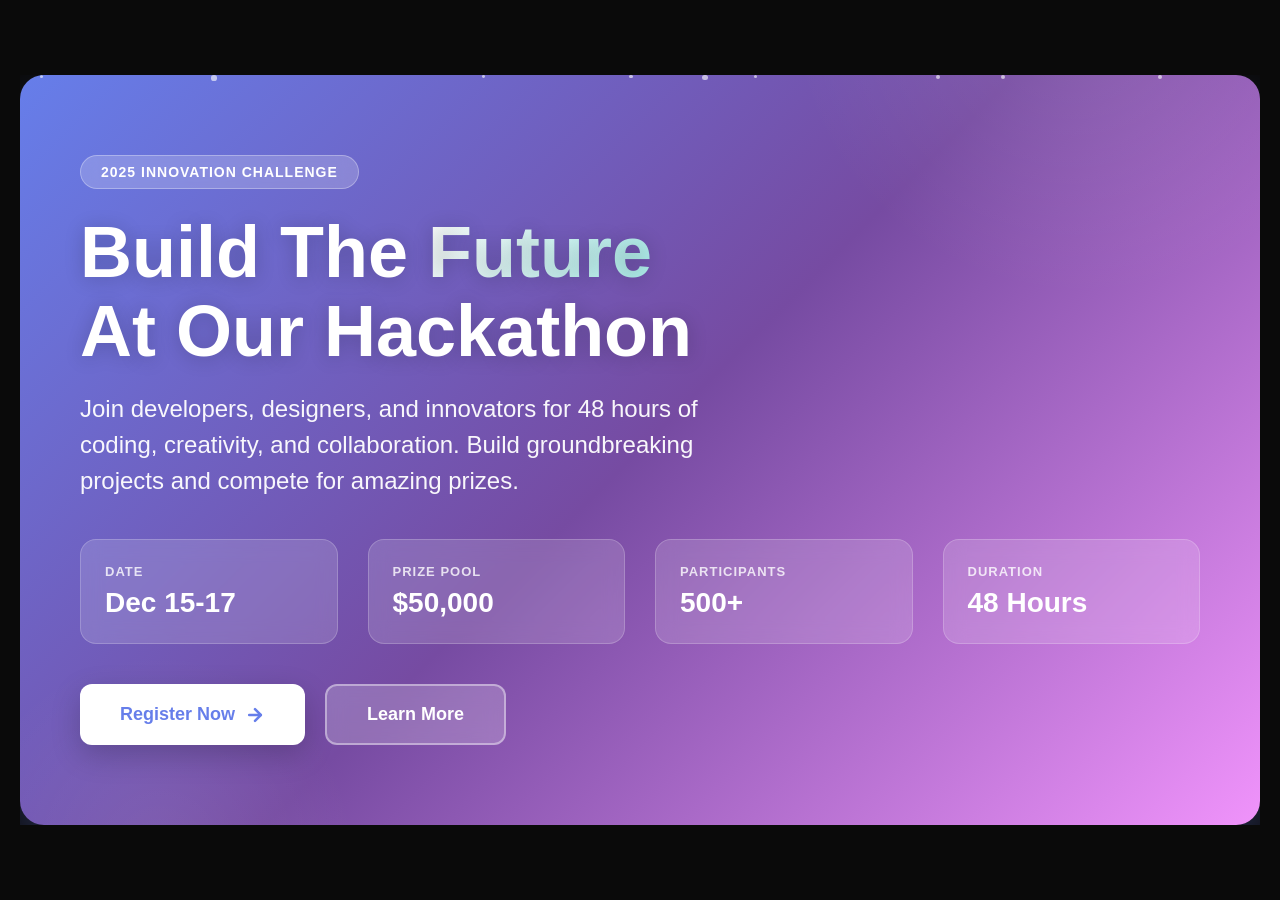
<file: hackathon-banner.html>
<!DOCTYPE html>
<html lang="en">
<head>
    <meta charset="UTF-8">
    <meta name="viewport" content="width=device-width, initial-scale=1.0">
    <title>Hackathon Banner</title>
    <style>
        * {
            margin: 0;
            padding: 0;
            box-sizing: border-box;
        }

        body {
            font-family: -apple-system, BlinkMacSystemFont, 'Segoe UI', Roboto, Oxygen, Ubuntu, Cantarell, sans-serif;
            background: #0a0a0a;
            display: flex;
            justify-content: center;
            align-items: center;
            min-height: 100vh;
            padding: 20px;
        }

        .banner-container {
            width: 100%;
            max-width: 1400px;
            position: relative;
            overflow: hidden;
        }

        .banner {
            background: linear-gradient(135deg, #667eea 0%, #764ba2 50%, #f093fb 100%);
            border-radius: 24px;
            padding: 80px 60px;
            position: relative;
            overflow: hidden;
            box-shadow: 0 25px 50px rgba(102, 126, 234, 0.3);
        }

        .banner::before {
            content: '';
            position: absolute;
            top: -50%;
            right: -10%;
            width: 600px;
            height: 600px;
            background: radial-gradient(circle, rgba(255,255,255,0.1) 0%, transparent 70%);
            animation: float 6s ease-in-out infinite;
        }

        .banner::after {
            content: '';
            position: absolute;
            bottom: -30%;
            left: -5%;
            width: 400px;
            height: 400px;
            background: radial-gradient(circle, rgba(255,255,255,0.08) 0%, transparent 70%);
            animation: float 8s ease-in-out infinite reverse;
        }

        @keyframes float {
            0%, 100% { transform: translate(0, 0) rotate(0deg); }
            50% { transform: translate(30px, -30px) rotate(10deg); }
        }

        .content {
            position: relative;
            z-index: 2;
        }

        .badge {
            display: inline-block;
            background: rgba(255, 255, 255, 0.2);
            backdrop-filter: blur(10px);
            padding: 8px 20px;
            border-radius: 50px;
            color: white;
            font-size: 14px;
            font-weight: 600;
            letter-spacing: 1px;
            text-transform: uppercase;
            margin-bottom: 24px;
            border: 1px solid rgba(255, 255, 255, 0.3);
        }

        h1 {
            font-size: 72px;
            font-weight: 900;
            color: white;
            margin-bottom: 20px;
            line-height: 1.1;
            text-shadow: 0 2px 20px rgba(0, 0, 0, 0.2);
        }

        .highlight {
            background: linear-gradient(120deg, #fff, #a8edea);
            -webkit-background-clip: text;
            -webkit-text-fill-color: transparent;
            background-clip: text;
        }

        .subtitle {
            font-size: 24px;
            color: rgba(255, 255, 255, 0.95);
            margin-bottom: 40px;
            max-width: 700px;
            line-height: 1.5;
        }

        .info-grid {
            display: grid;
            grid-template-columns: repeat(auto-fit, minmax(200px, 1fr));
            gap: 30px;
            margin-bottom: 40px;
        }

        .info-item {
            background: rgba(255, 255, 255, 0.15);
            backdrop-filter: blur(10px);
            padding: 24px;
            border-radius: 16px;
            border: 1px solid rgba(255, 255, 255, 0.2);
        }

        .info-label {
            font-size: 13px;
            color: rgba(255, 255, 255, 0.8);
            text-transform: uppercase;
            letter-spacing: 1px;
            margin-bottom: 8px;
            font-weight: 600;
        }

        .info-value {
            font-size: 28px;
            color: white;
            font-weight: 700;
        }

        .cta-container {
            display: flex;
            gap: 20px;
            flex-wrap: wrap;
        }

        .btn {
            padding: 18px 40px;
            border-radius: 12px;
            font-size: 18px;
            font-weight: 700;
            text-decoration: none;
            display: inline-flex;
            align-items: center;
            gap: 10px;
            transition: all 0.3s ease;
            border: none;
            cursor: pointer;
        }

        .btn-primary {
            background: white;
            color: #667eea;
            box-shadow: 0 10px 30px rgba(0, 0, 0, 0.2);
        }

        .btn-primary:hover {
            transform: translateY(-2px);
            box-shadow: 0 15px 40px rgba(0, 0, 0, 0.3);
        }

        .btn-secondary {
            background: rgba(255, 255, 255, 0.2);
            color: white;
            border: 2px solid rgba(255, 255, 255, 0.4);
            backdrop-filter: blur(10px);
        }

        .btn-secondary:hover {
            background: rgba(255, 255, 255, 0.3);
            border-color: rgba(255, 255, 255, 0.6);
        }

        .particles {
            position: absolute;
            width: 100%;
            height: 100%;
            top: 0;
            left: 0;
            pointer-events: none;
        }

        .particle {
            position: absolute;
            background: white;
            border-radius: 50%;
            opacity: 0.6;
            animation: rise linear infinite;
        }

        @keyframes rise {
            0% {
                transform: translateY(0) scale(1);
                opacity: 0.6;
            }
            100% {
                transform: translateY(-1000px) scale(0);
                opacity: 0;
            }
        }

        @media (max-width: 768px) {
            .banner {
                padding: 50px 30px;
            }

            h1 {
                font-size: 42px;
            }

            .subtitle {
                font-size: 18px;
            }

            .info-grid {
                grid-template-columns: 1fr;
                gap: 15px;
            }

            .cta-container {
                flex-direction: column;
            }

            .btn {
                width: 100%;
                justify-content: center;
            }
        }
    </style>
</head>
<body>
    <div class="banner-container">
        <div class="banner">
            <div class="particles" id="particles"></div>

            <div class="content">
                <div class="badge">2025 Innovation Challenge</div>

                <h1>
                    Build The <span class="highlight">Future</span><br>
                    At Our Hackathon
                </h1>

                <p class="subtitle">
                    Join developers, designers, and innovators for 48 hours of coding, creativity, and collaboration. Build groundbreaking projects and compete for amazing prizes.
                </p>

                <div class="info-grid">
                    <div class="info-item">
                        <div class="info-label">Date</div>
                        <div class="info-value">Dec 15-17</div>
                    </div>
                    <div class="info-item">
                        <div class="info-label">Prize Pool</div>
                        <div class="info-value">$50,000</div>
                    </div>
                    <div class="info-item">
                        <div class="info-label">Participants</div>
                        <div class="info-value">500+</div>
                    </div>
                    <div class="info-item">
                        <div class="info-label">Duration</div>
                        <div class="info-value">48 Hours</div>
                    </div>
                </div>

                <div class="cta-container">
                    <a href="#" class="btn btn-primary">
                        <span>Register Now</span>
                        <svg width="20" height="20" viewBox="0 0 24 24" fill="none" stroke="currentColor" stroke-width="3" stroke-linecap="round" stroke-linejoin="round">
                            <line x1="5" y1="12" x2="19" y2="12"></line>
                            <polyline points="12 5 19 12 12 19"></polyline>
                        </svg>
                    </a>
                    <a href="#" class="btn btn-secondary">Learn More</a>
                </div>
            </div>
        </div>
    </div>

    <script>
        const particlesContainer = document.getElementById('particles');

        function createParticle() {
            const particle = document.createElement('div');
            particle.className = 'particle';

            const size = Math.random() * 4 + 2;
            particle.style.width = size + 'px';
            particle.style.height = size + 'px';
            particle.style.left = Math.random() * 100 + '%';
            particle.style.animationDuration = (Math.random() * 3 + 4) + 's';
            particle.style.animationDelay = Math.random() * 2 + 's';

            particlesContainer.appendChild(particle);

            setTimeout(() => {
                particle.remove();
            }, 7000);
        }

        setInterval(createParticle, 300);

        for (let i = 0; i < 15; i++) {
            setTimeout(createParticle, i * 200);
        }
    </script>
</body>
</html>
</file>
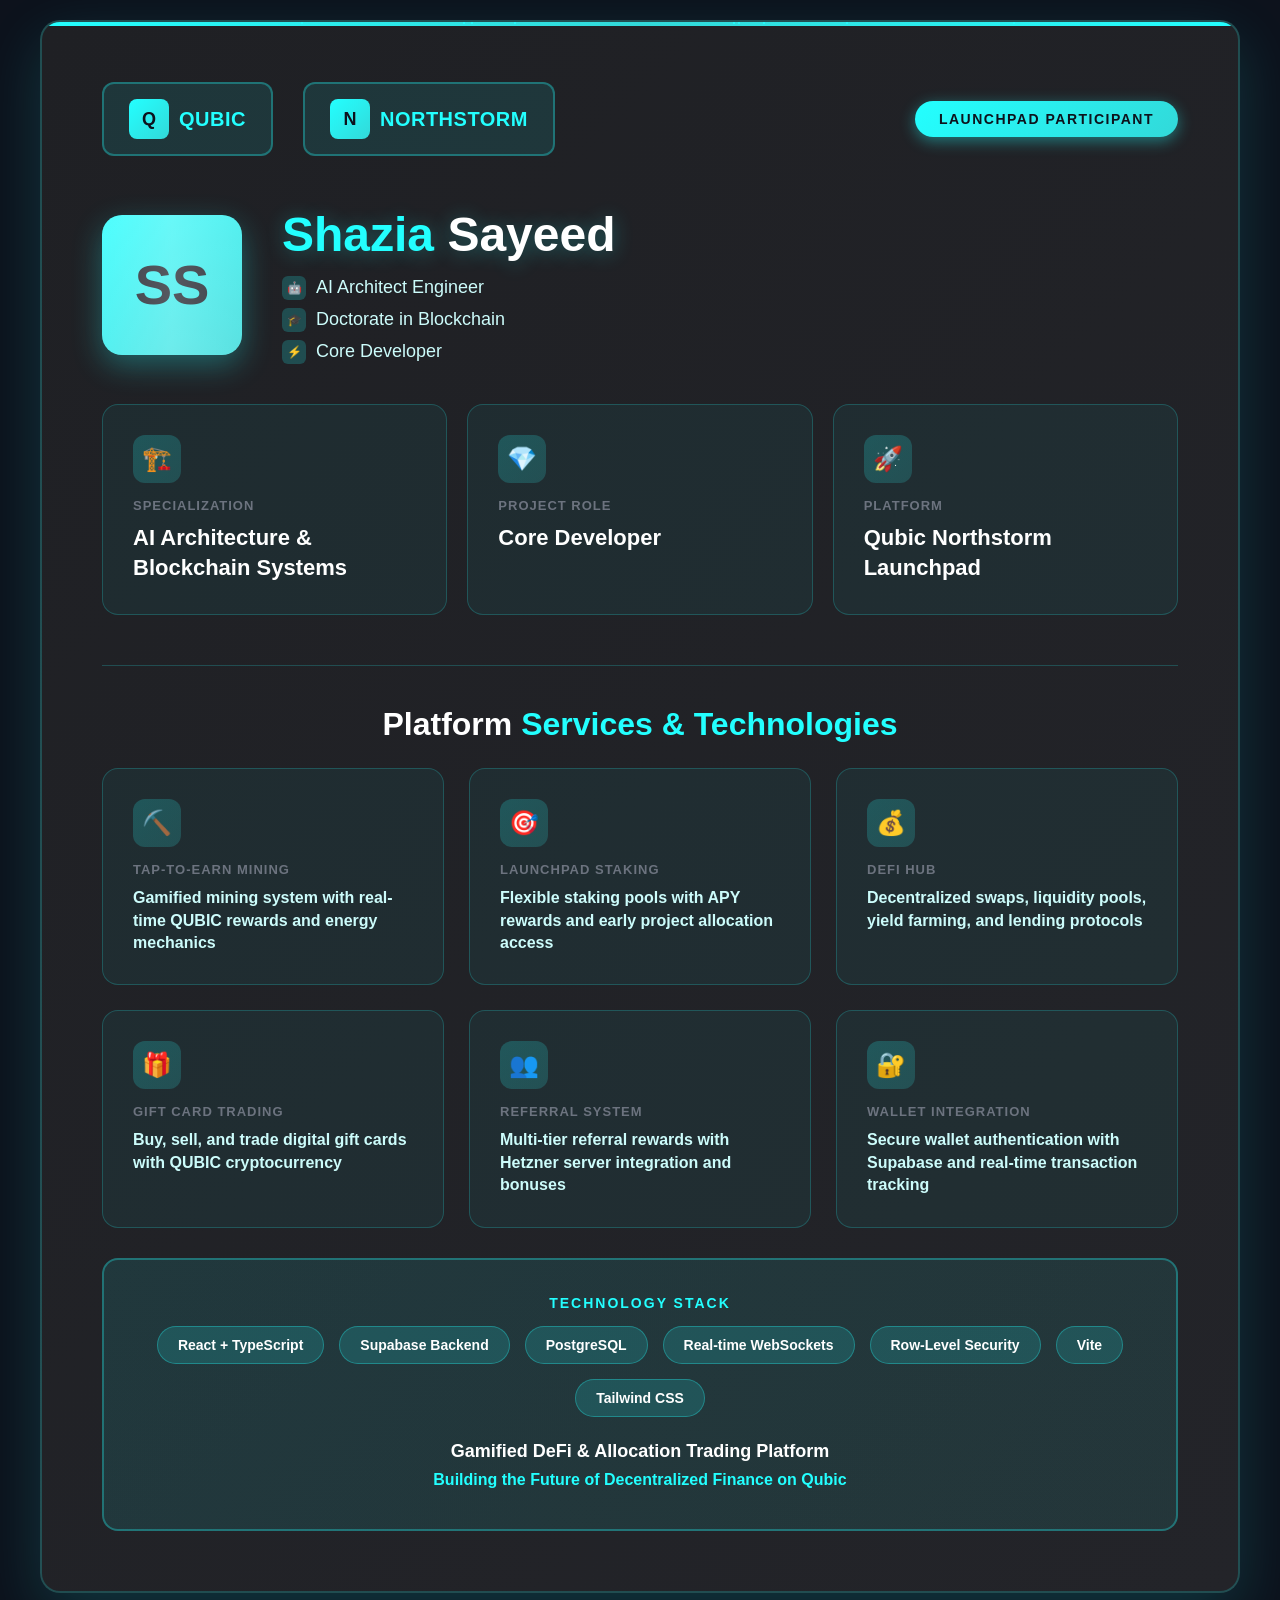
<file: participant-banner.html>
<!DOCTYPE html>
<html lang="en">
<head>
    <meta charset="UTF-8">
    <meta name="viewport" content="width=device-width, initial-scale=1.0">
    <title>Shazia Sayeed - Qubic Northstorm Launchpad</title>
    <style>
        * {
            margin: 0;
            padding: 0;
            box-sizing: border-box;
        }

        body {
            font-family: -apple-system, BlinkMacSystemFont, 'Segoe UI', Roboto, 'Inter', sans-serif;
            background: #0d121c;
            display: flex;
            justify-content: center;
            align-items: center;
            min-height: 100vh;
            padding: 20px;
        }

        .banner-container {
            width: 100%;
            max-width: 1200px;
            position: relative;
        }

        .banner {
            background: linear-gradient(135deg, #1f2024 0%, #232429 100%);
            border-radius: 20px;
            padding: 60px;
            position: relative;
            overflow: hidden;
            border: 2px solid rgba(35, 255, 255, 0.2);
            box-shadow: 0 20px 60px rgba(35, 255, 255, 0.15);
        }

        .banner::before {
            content: '';
            position: absolute;
            top: 0;
            left: 0;
            right: 0;
            height: 4px;
            background: linear-gradient(90deg, #23ffff 0%, #32d9d9 50%, #23ffff 100%);
            animation: shimmer 3s ease-in-out infinite;
        }

        @keyframes shimmer {
            0%, 100% { opacity: 1; }
            50% { opacity: 0.6; }
        }

        .glow-effect {
            position: absolute;
            top: -50%;
            right: -20%;
            width: 500px;
            height: 500px;
            background: radial-gradient(circle, rgba(35, 255, 255, 0.15) 0%, transparent 70%);
            animation: float 8s ease-in-out infinite;
            pointer-events: none;
        }

        .glow-effect-2 {
            position: absolute;
            bottom: -30%;
            left: -10%;
            width: 400px;
            height: 400px;
            background: radial-gradient(circle, rgba(50, 217, 217, 0.1) 0%, transparent 70%);
            animation: float 6s ease-in-out infinite reverse;
            pointer-events: none;
        }

        @keyframes float {
            0%, 100% { transform: translate(0, 0); }
            50% { transform: translate(-20px, 20px); }
        }

        .content {
            position: relative;
            z-index: 2;
        }

        .logo-header {
            display: flex;
            justify-content: space-between;
            align-items: center;
            margin-bottom: 50px;
            flex-wrap: wrap;
            gap: 20px;
        }

        .logo-container {
            display: flex;
            align-items: center;
            gap: 30px;
        }

        .logo {
            background: rgba(35, 255, 255, 0.1);
            border: 2px solid rgba(35, 255, 255, 0.3);
            border-radius: 12px;
            padding: 15px 25px;
            display: flex;
            align-items: center;
            gap: 10px;
            transition: all 0.3s ease;
        }

        .logo:hover {
            background: rgba(35, 255, 255, 0.15);
            border-color: rgba(35, 255, 255, 0.5);
            transform: translateY(-2px);
        }

        .logo-icon {
            width: 40px;
            height: 40px;
            background: linear-gradient(135deg, #23ffff, #32d9d9);
            border-radius: 8px;
            display: flex;
            align-items: center;
            justify-content: center;
            font-weight: 900;
            font-size: 18px;
            color: #0d121c;
        }

        .logo-text {
            font-size: 20px;
            font-weight: 700;
            color: #23ffff;
            letter-spacing: 0.5px;
        }

        .launchpad-badge {
            background: linear-gradient(135deg, #23ffff 0%, #32d9d9 100%);
            padding: 10px 24px;
            border-radius: 50px;
            font-size: 14px;
            font-weight: 700;
            color: #0d121c;
            text-transform: uppercase;
            letter-spacing: 1.5px;
            box-shadow: 0 4px 15px rgba(35, 255, 255, 0.4);
        }

        .profile-section {
            display: flex;
            align-items: center;
            gap: 40px;
            margin-bottom: 40px;
        }

        .avatar {
            width: 140px;
            height: 140px;
            background: linear-gradient(135deg, #23ffff, #32d9d9);
            border-radius: 20px;
            display: flex;
            align-items: center;
            justify-content: center;
            font-size: 56px;
            font-weight: 900;
            color: #0d121c;
            box-shadow: 0 10px 30px rgba(35, 255, 255, 0.3);
            position: relative;
            overflow: hidden;
        }

        .avatar::before {
            content: '';
            position: absolute;
            top: -50%;
            left: -50%;
            width: 200%;
            height: 200%;
            background: linear-gradient(45deg, transparent, rgba(255, 255, 255, 0.3), transparent);
            transform: rotate(45deg);
            animation: shine 3s infinite;
        }

        @keyframes shine {
            0% { transform: translateX(-100%) translateY(-100%) rotate(45deg); }
            100% { transform: translateX(100%) translateY(100%) rotate(45deg); }
        }

        .profile-info {
            flex: 1;
        }

        .name {
            font-size: 48px;
            font-weight: 900;
            color: #ffffff;
            margin-bottom: 12px;
            line-height: 1.2;
            text-shadow: 0 2px 20px rgba(35, 255, 255, 0.3);
        }

        .name-highlight {
            color: #23ffff;
        }

        .titles {
            display: flex;
            flex-direction: column;
            gap: 8px;
        }

        .title {
            display: flex;
            align-items: center;
            gap: 10px;
            font-size: 18px;
            color: #ccfcfb;
            font-weight: 500;
        }

        .title-icon {
            width: 24px;
            height: 24px;
            background: rgba(35, 255, 255, 0.2);
            border-radius: 6px;
            display: flex;
            align-items: center;
            justify-content: center;
            color: #23ffff;
            font-size: 12px;
        }

        .credentials {
            display: grid;
            grid-template-columns: repeat(auto-fit, minmax(280px, 1fr));
            gap: 20px;
            margin-top: 40px;
        }

        .credential-card {
            background: rgba(35, 255, 255, 0.05);
            border: 1px solid rgba(35, 255, 255, 0.2);
            border-radius: 16px;
            padding: 30px;
            transition: all 0.3s ease;
            position: relative;
            overflow: hidden;
        }

        .credential-card::before {
            content: '';
            position: absolute;
            top: 0;
            left: 0;
            width: 100%;
            height: 2px;
            background: linear-gradient(90deg, transparent, #23ffff, transparent);
            transform: translateX(-100%);
            transition: transform 0.6s ease;
        }

        .credential-card:hover::before {
            transform: translateX(100%);
        }

        .credential-card:hover {
            background: rgba(35, 255, 255, 0.08);
            border-color: rgba(35, 255, 255, 0.4);
            transform: translateY(-4px);
        }

        .credential-label {
            font-size: 13px;
            color: #6c737f;
            text-transform: uppercase;
            letter-spacing: 1px;
            margin-bottom: 10px;
            font-weight: 600;
        }

        .credential-value {
            font-size: 22px;
            color: #ffffff;
            font-weight: 700;
            line-height: 1.4;
        }

        .credential-icon {
            width: 48px;
            height: 48px;
            background: linear-gradient(135deg, rgba(35, 255, 255, 0.2), rgba(50, 217, 217, 0.2));
            border-radius: 12px;
            display: flex;
            align-items: center;
            justify-content: center;
            margin-bottom: 15px;
            font-size: 24px;
        }

        .particles {
            position: absolute;
            width: 100%;
            height: 100%;
            top: 0;
            left: 0;
            pointer-events: none;
            overflow: hidden;
        }

        .particle {
            position: absolute;
            width: 2px;
            height: 2px;
            background: #23ffff;
            border-radius: 50%;
            animation: particleFloat linear infinite;
        }

        @keyframes particleFloat {
            0% {
                transform: translateY(0) translateX(0);
                opacity: 0;
            }
            10% {
                opacity: 1;
            }
            90% {
                opacity: 1;
            }
            100% {
                transform: translateY(-800px) translateX(100px);
                opacity: 0;
            }
        }

        @media (max-width: 768px) {
            .banner {
                padding: 40px 30px;
            }

            .profile-section {
                flex-direction: column;
                text-align: center;
                gap: 25px;
            }

            .name {
                font-size: 36px;
            }

            .titles {
                align-items: center;
            }

            .logo-header {
                flex-direction: column;
                align-items: center;
            }

            .credentials {
                grid-template-columns: 1fr;
            }
        }
    </style>
</head>
<body>
    <div class="banner-container">
        <div class="banner">
            <div class="glow-effect"></div>
            <div class="glow-effect-2"></div>
            <div class="particles" id="particles"></div>

            <div class="content">
                <div class="logo-header">
                    <div class="logo-container">
                        <div class="logo">
                            <div class="logo-icon">Q</div>
                            <div class="logo-text">QUBIC</div>
                        </div>
                        <div class="logo">
                            <div class="logo-icon">N</div>
                            <div class="logo-text">NORTHSTORM</div>
                        </div>
                    </div>
                    <div class="launchpad-badge">Launchpad Participant</div>
                </div>

                <div class="profile-section">
                    <div class="avatar">SS</div>
                    <div class="profile-info">
                        <h1 class="name">
                            <span class="name-highlight">Shazia</span> Sayeed
                        </h1>
                        <div class="titles">
                            <div class="title">
                                <div class="title-icon">🤖</div>
                                <span>AI Architect Engineer</span>
                            </div>
                            <div class="title">
                                <div class="title-icon">🎓</div>
                                <span>Doctorate in Blockchain</span>
                            </div>
                            <div class="title">
                                <div class="title-icon">⚡</div>
                                <span>Core Developer</span>
                            </div>
                        </div>
                    </div>
                </div>

                <div class="credentials">
                    <div class="credential-card">
                        <div class="credential-icon">🏗️</div>
                        <div class="credential-label">Specialization</div>
                        <div class="credential-value">AI Architecture & Blockchain Systems</div>
                    </div>

                    <div class="credential-card">
                        <div class="credential-icon">💎</div>
                        <div class="credential-label">Project Role</div>
                        <div class="credential-value">Core Developer</div>
                    </div>

                    <div class="credential-card">
                        <div class="credential-icon">🚀</div>
                        <div class="credential-label">Platform</div>
                        <div class="credential-value">Qubic Northstorm Launchpad</div>
                    </div>
                </div>

                <div style="margin-top: 50px; padding-top: 40px; border-top: 1px solid rgba(35, 255, 255, 0.2);">
                    <h2 style="font-size: 32px; font-weight: 900; color: #ffffff; margin-bottom: 25px; text-align: center;">
                        Platform <span style="color: #23ffff;">Services & Technologies</span>
                    </h2>

                    <div style="display: grid; grid-template-columns: repeat(auto-fit, minmax(300px, 1fr)); gap: 25px; margin-bottom: 30px;">
                        <div class="credential-card">
                            <div class="credential-icon">⛏️</div>
                            <div class="credential-label">Tap-to-Earn Mining</div>
                            <div class="credential-value" style="font-size: 16px; color: #ccfcfb;">Gamified mining system with real-time QUBIC rewards and energy mechanics</div>
                        </div>

                        <div class="credential-card">
                            <div class="credential-icon">🎯</div>
                            <div class="credential-label">Launchpad Staking</div>
                            <div class="credential-value" style="font-size: 16px; color: #ccfcfb;">Flexible staking pools with APY rewards and early project allocation access</div>
                        </div>

                        <div class="credential-card">
                            <div class="credential-icon">💰</div>
                            <div class="credential-label">DeFi Hub</div>
                            <div class="credential-value" style="font-size: 16px; color: #ccfcfb;">Decentralized swaps, liquidity pools, yield farming, and lending protocols</div>
                        </div>

                        <div class="credential-card">
                            <div class="credential-icon">🎁</div>
                            <div class="credential-label">Gift Card Trading</div>
                            <div class="credential-value" style="font-size: 16px; color: #ccfcfb;">Buy, sell, and trade digital gift cards with QUBIC cryptocurrency</div>
                        </div>

                        <div class="credential-card">
                            <div class="credential-icon">👥</div>
                            <div class="credential-label">Referral System</div>
                            <div class="credential-value" style="font-size: 16px; color: #ccfcfb;">Multi-tier referral rewards with Hetzner server integration and bonuses</div>
                        </div>

                        <div class="credential-card">
                            <div class="credential-icon">🔐</div>
                            <div class="credential-label">Wallet Integration</div>
                            <div class="credential-value" style="font-size: 16px; color: #ccfcfb;">Secure wallet authentication with Supabase and real-time transaction tracking</div>
                        </div>
                    </div>

                    <div style="background: linear-gradient(135deg, rgba(35, 255, 255, 0.1), rgba(50, 217, 217, 0.1)); border: 2px solid rgba(35, 255, 255, 0.3); border-radius: 16px; padding: 35px; text-align: center;">
                        <div style="font-size: 14px; color: #23ffff; text-transform: uppercase; letter-spacing: 2px; margin-bottom: 15px; font-weight: 700;">Technology Stack</div>
                        <div style="display: flex; flex-wrap: wrap; justify-content: center; gap: 15px; margin-bottom: 20px;">
                            <span style="background: rgba(35, 255, 255, 0.15); border: 1px solid rgba(35, 255, 255, 0.3); padding: 10px 20px; border-radius: 25px; font-size: 14px; color: #ffffff; font-weight: 600;">React + TypeScript</span>
                            <span style="background: rgba(35, 255, 255, 0.15); border: 1px solid rgba(35, 255, 255, 0.3); padding: 10px 20px; border-radius: 25px; font-size: 14px; color: #ffffff; font-weight: 600;">Supabase Backend</span>
                            <span style="background: rgba(35, 255, 255, 0.15); border: 1px solid rgba(35, 255, 255, 0.3); padding: 10px 20px; border-radius: 25px; font-size: 14px; color: #ffffff; font-weight: 600;">PostgreSQL</span>
                            <span style="background: rgba(35, 255, 255, 0.15); border: 1px solid rgba(35, 255, 255, 0.3); padding: 10px 20px; border-radius: 25px; font-size: 14px; color: #ffffff; font-weight: 600;">Real-time WebSockets</span>
                            <span style="background: rgba(35, 255, 255, 0.15); border: 1px solid rgba(35, 255, 255, 0.3); padding: 10px 20px; border-radius: 25px; font-size: 14px; color: #ffffff; font-weight: 600;">Row-Level Security</span>
                            <span style="background: rgba(35, 255, 255, 0.15); border: 1px solid rgba(35, 255, 255, 0.3); padding: 10px 20px; border-radius: 25px; font-size: 14px; color: #ffffff; font-weight: 600;">Vite</span>
                            <span style="background: rgba(35, 255, 255, 0.15); border: 1px solid rgba(35, 255, 255, 0.3); padding: 10px 20px; border-radius: 25px; font-size: 14px; color: #ffffff; font-weight: 600;">Tailwind CSS</span>
                        </div>
                        <div style="font-size: 18px; color: #ffffff; font-weight: 600; line-height: 1.6;">
                            Gamified DeFi & Allocation Trading Platform<br>
                            <span style="color: #23ffff; font-size: 16px;">Building the Future of Decentralized Finance on Qubic</span>
                        </div>
                    </div>
                </div>
            </div>
        </div>
    </div>

    <script>
        const particlesContainer = document.getElementById('particles');

        function createParticle() {
            const particle = document.createElement('div');
            particle.className = 'particle';

            particle.style.left = Math.random() * 100 + '%';
            particle.style.animationDuration = (Math.random() * 4 + 3) + 's';
            particle.style.animationDelay = Math.random() * 2 + 's';

            particlesContainer.appendChild(particle);

            setTimeout(() => {
                particle.remove();
            }, 7000);
        }

        setInterval(createParticle, 400);

        for (let i = 0; i < 20; i++) {
            setTimeout(createParticle, i * 200);
        }
    </script>
</body>
</html>
</file>
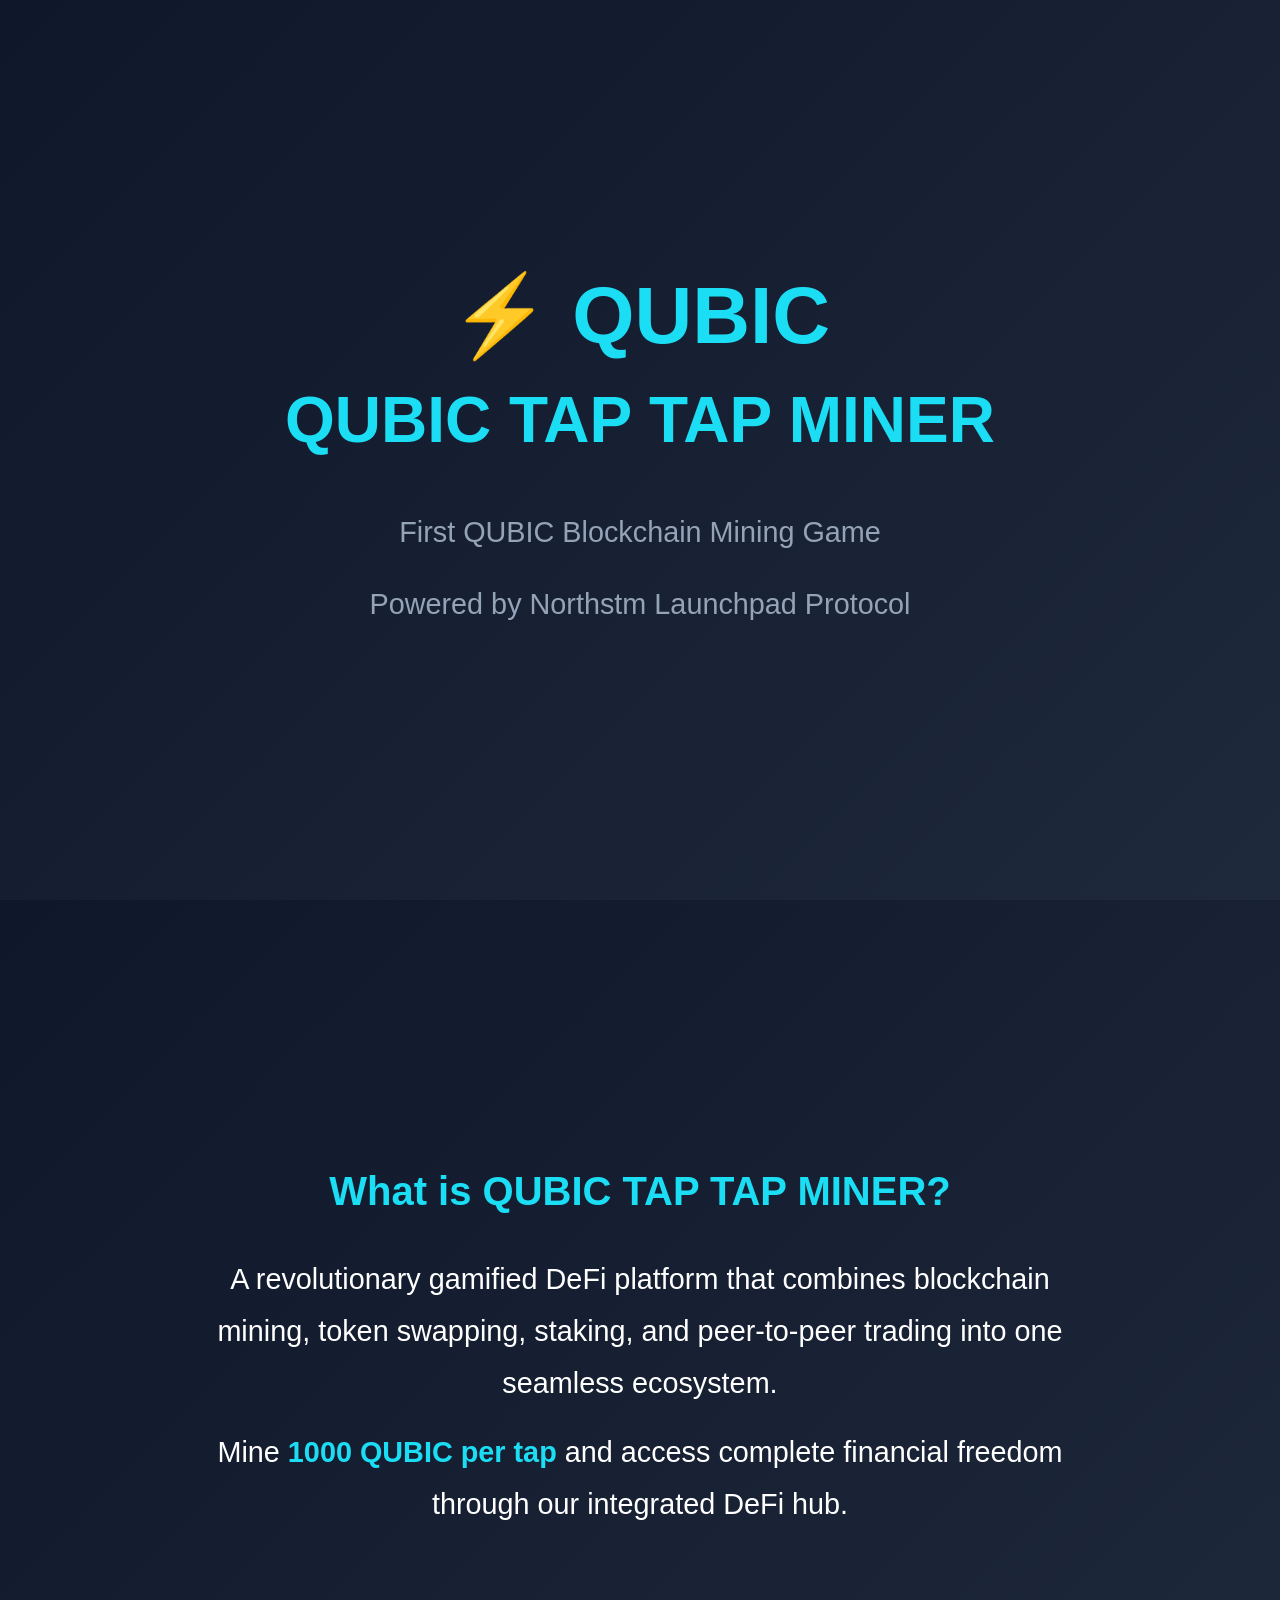
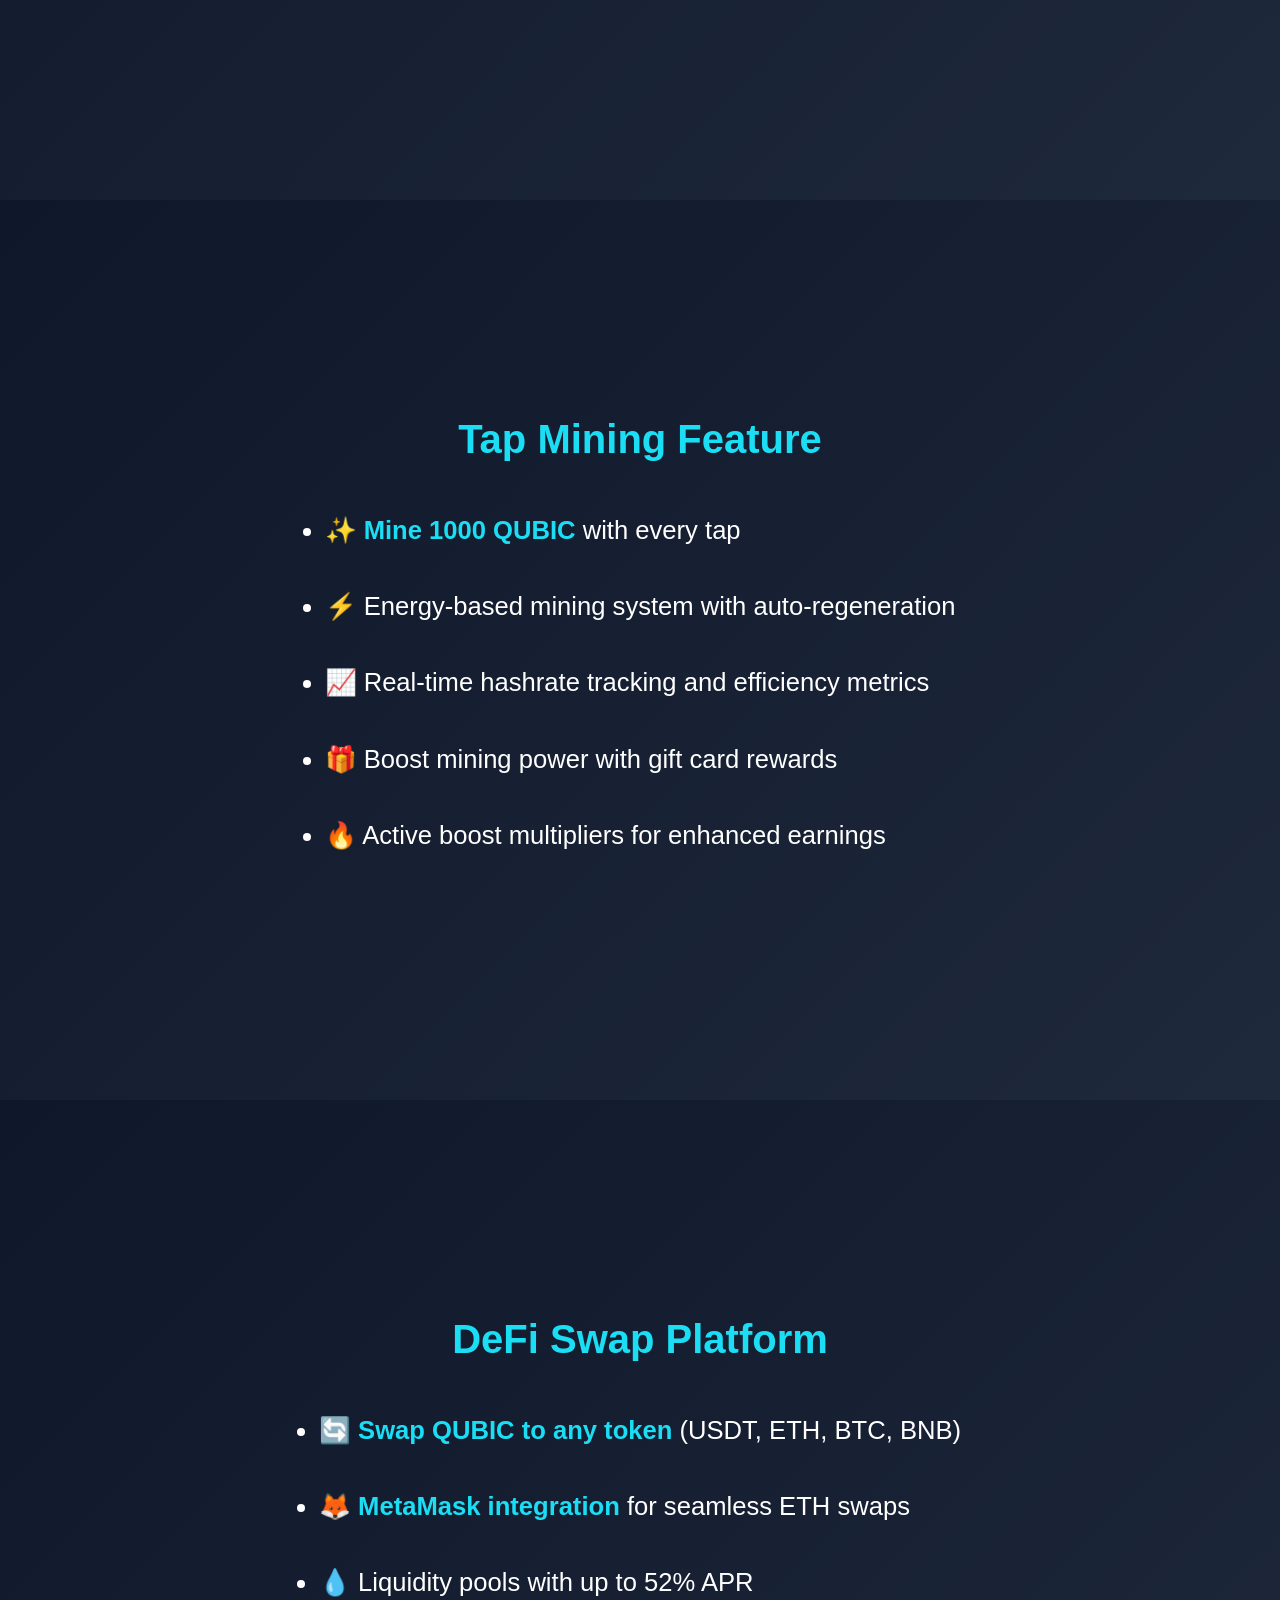
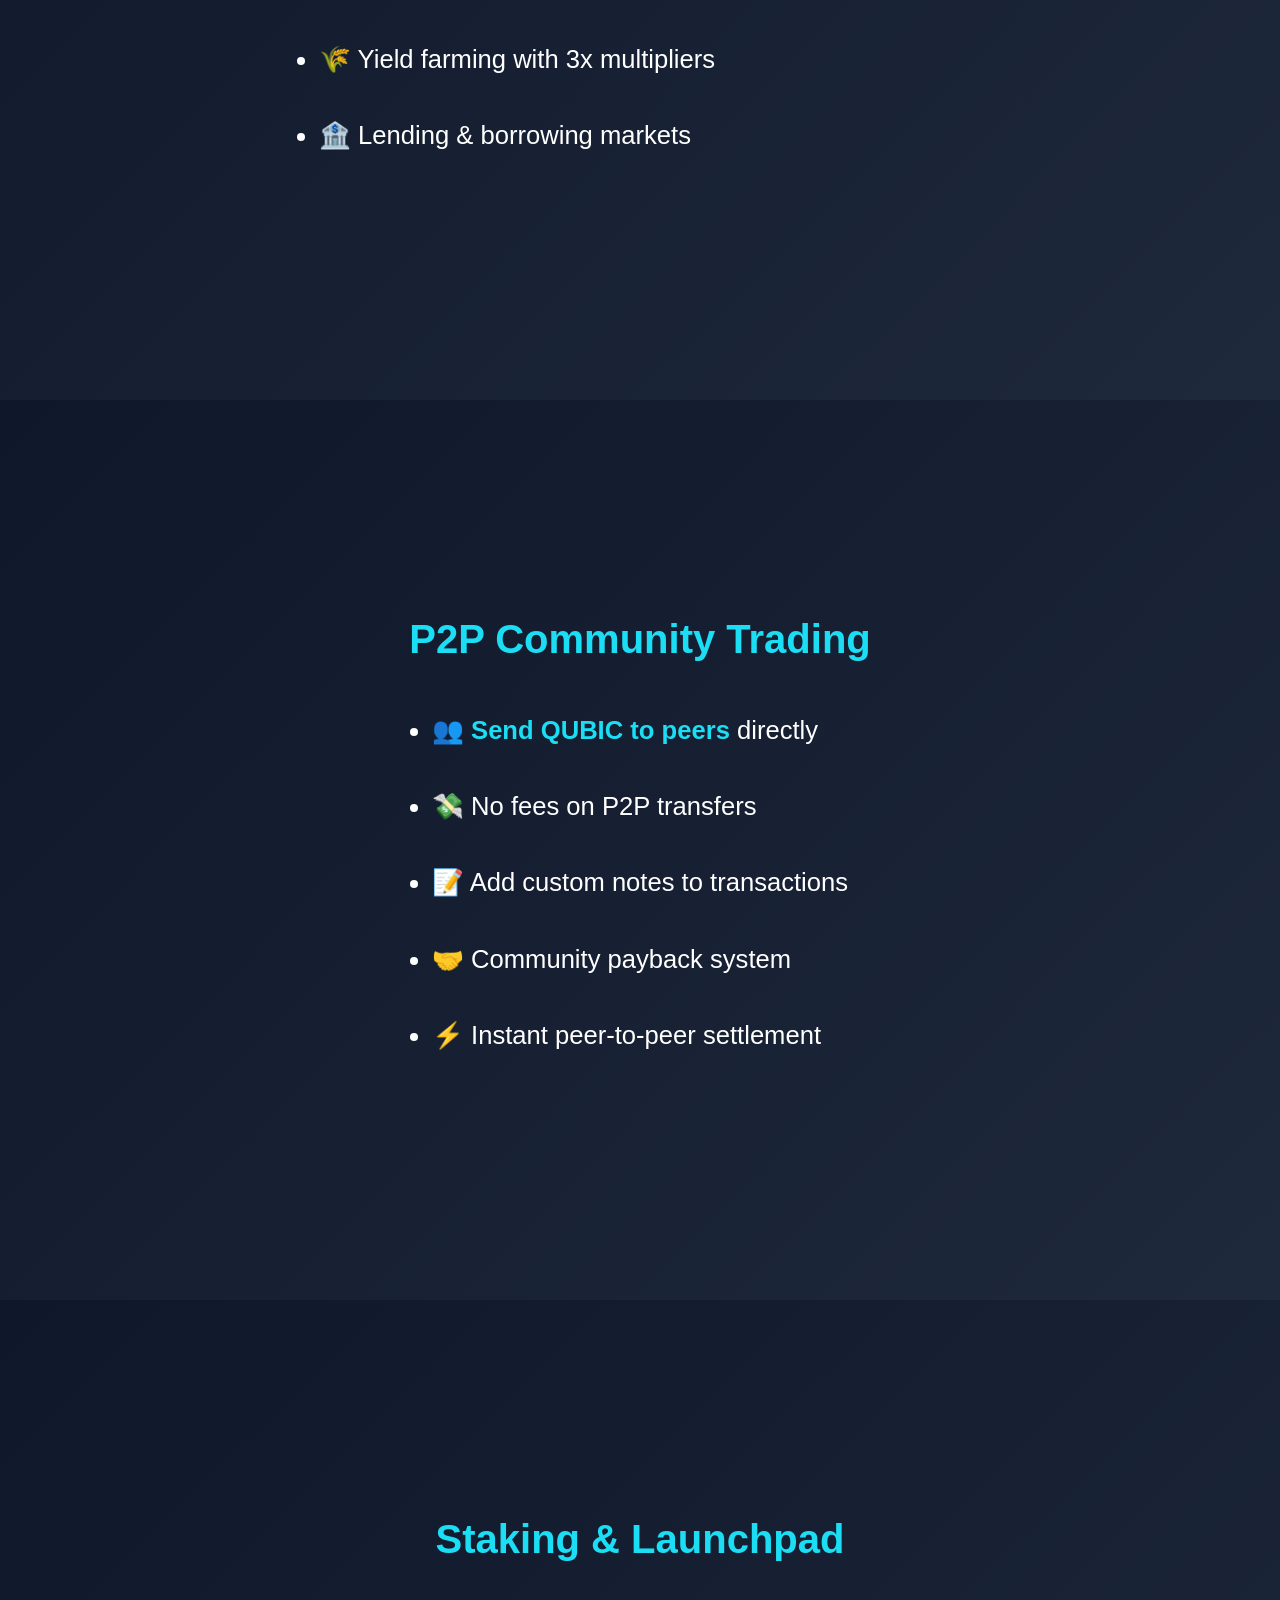
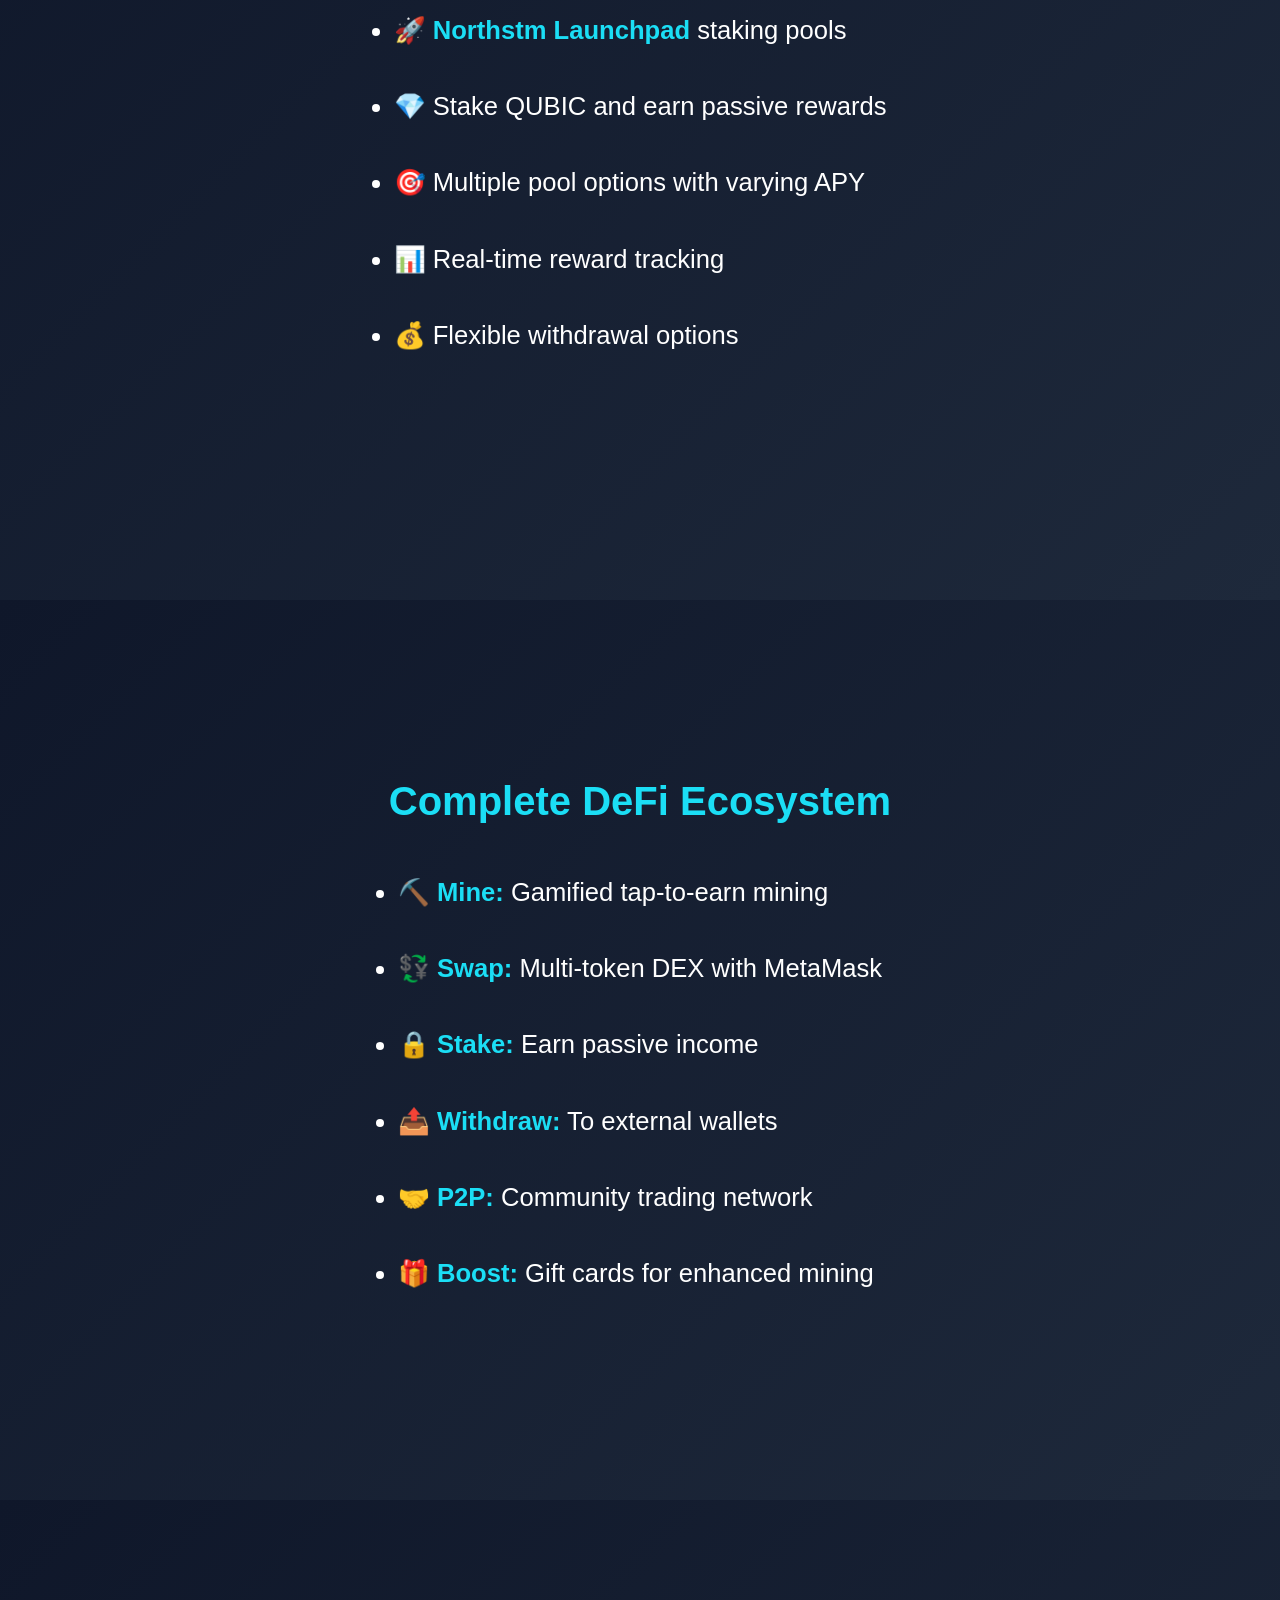
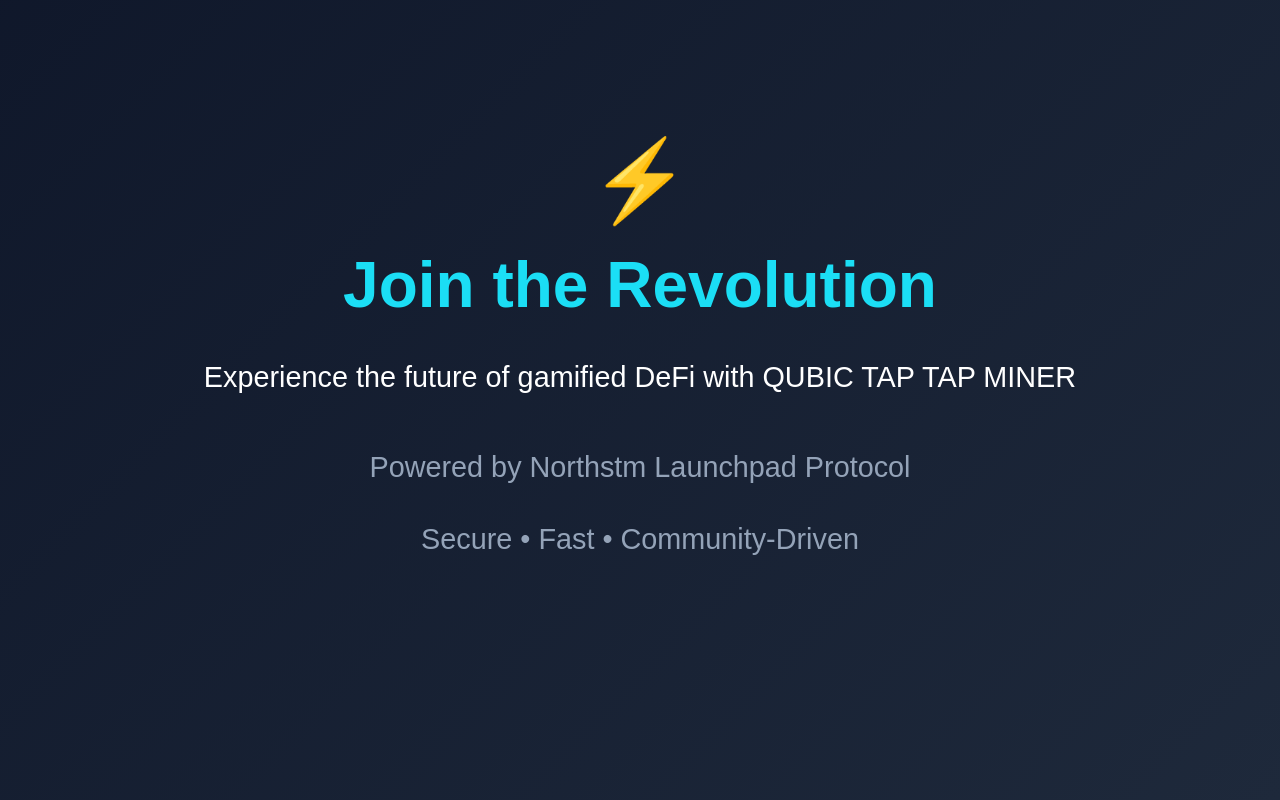
<file: presentation.html>
<!DOCTYPE html>
<html lang="en">
<head>
  <meta charset="UTF-8">
  <meta name="viewport" content="width=device-width, initial-scale=1.0">
  <title>QUBIC TAP TAP MINER - Project Presentation</title>
  <style>
    * { margin: 0; padding: 0; box-sizing: border-box; }
    body { font-family: Arial, sans-serif; background: #000; }
    .slide {
      width: 100vw;
      height: 100vh;
      display: flex;
      flex-direction: column;
      justify-content: center;
      align-items: center;
      padding: 60px;
      page-break-after: always;
      background: linear-gradient(135deg, #0f172a 0%, #1e293b 100%);
      color: #fff;
    }
    .slide h1 { font-size: 4rem; margin-bottom: 30px; color: #1bdef5; text-align: center; }
    .slide h2 { font-size: 2.5rem; margin-bottom: 40px; color: #1bdef5; text-align: center; }
    .slide p { font-size: 1.8rem; line-height: 1.8; text-align: center; max-width: 900px; }
    .slide ul { font-size: 1.6rem; line-height: 2.2; max-width: 900px; text-align: left; }
    .slide li { margin-bottom: 20px; }
    .highlight { color: #1bdef5; font-weight: bold; }
    .logo { font-size: 5rem; font-weight: bold; color: #1bdef5; margin-bottom: 20px; }
    .subtitle { font-size: 1.5rem; color: #94a3b8; margin-top: 20px; }
    @media print {
      .slide { page-break-after: always; }
      body { background: #fff; }
    }
  </style>
</head>
<body>

  <!-- Slide 1: Title -->
  <div class="slide">
    <div class="logo">⚡ QUBIC</div>
    <h1>QUBIC TAP TAP MINER</h1>
    <p class="subtitle">First QUBIC Blockchain Mining Game</p>
    <p class="subtitle">Powered by Northstm Launchpad Protocol</p>
  </div>

  <!-- Slide 2: Overview -->
  <div class="slide">
    <h2>What is QUBIC TAP TAP MINER?</h2>
    <p>A revolutionary gamified DeFi platform that combines blockchain mining, token swapping, staking, and peer-to-peer trading into one seamless ecosystem.</p>
    <br>
    <p>Mine <span class="highlight">1000 QUBIC per tap</span> and access complete financial freedom through our integrated DeFi hub.</p>
  </div>

  <!-- Slide 3: Tap Mining -->
  <div class="slide">
    <h2>Tap Mining Feature</h2>
    <ul>
      <li>✨ <span class="highlight">Mine 1000 QUBIC</span> with every tap</li>
      <li>⚡ Energy-based mining system with auto-regeneration</li>
      <li>📈 Real-time hashrate tracking and efficiency metrics</li>
      <li>🎁 Boost mining power with gift card rewards</li>
      <li>🔥 Active boost multipliers for enhanced earnings</li>
    </ul>
  </div>

  <!-- Slide 4: DeFi & Swap -->
  <div class="slide">
    <h2>DeFi Swap Platform</h2>
    <ul>
      <li>🔄 <span class="highlight">Swap QUBIC to any token</span> (USDT, ETH, BTC, BNB)</li>
      <li>🦊 <span class="highlight">MetaMask integration</span> for seamless ETH swaps</li>
      <li>💧 Liquidity pools with up to 52% APR</li>
      <li>🌾 Yield farming with 3x multipliers</li>
      <li>🏦 Lending & borrowing markets</li>
    </ul>
  </div>

  <!-- Slide 5: P2P Trading -->
  <div class="slide">
    <h2>P2P Community Trading</h2>
    <ul>
      <li>👥 <span class="highlight">Send QUBIC to peers</span> directly</li>
      <li>💸 No fees on P2P transfers</li>
      <li>📝 Add custom notes to transactions</li>
      <li>🤝 Community payback system</li>
      <li>⚡ Instant peer-to-peer settlement</li>
    </ul>
  </div>

  <!-- Slide 6: Staking & Rewards -->
  <div class="slide">
    <h2>Staking & Launchpad</h2>
    <ul>
      <li>🚀 <span class="highlight">Northstm Launchpad</span> staking pools</li>
      <li>💎 Stake QUBIC and earn passive rewards</li>
      <li>🎯 Multiple pool options with varying APY</li>
      <li>📊 Real-time reward tracking</li>
      <li>💰 Flexible withdrawal options</li>
    </ul>
  </div>

  <!-- Slide 7: Complete Ecosystem -->
  <div class="slide">
    <h2>Complete DeFi Ecosystem</h2>
    <ul>
      <li>⛏️ <span class="highlight">Mine:</span> Gamified tap-to-earn mining</li>
      <li>💱 <span class="highlight">Swap:</span> Multi-token DEX with MetaMask</li>
      <li>🔒 <span class="highlight">Stake:</span> Earn passive income</li>
      <li>📤 <span class="highlight">Withdraw:</span> To external wallets</li>
      <li>🤝 <span class="highlight">P2P:</span> Community trading network</li>
      <li>🎁 <span class="highlight">Boost:</span> Gift cards for enhanced mining</li>
    </ul>
  </div>

  <!-- Slide 8: Call to Action -->
  <div class="slide">
    <div class="logo">⚡</div>
    <h1>Join the Revolution</h1>
    <p>Experience the future of gamified DeFi with QUBIC TAP TAP MINER</p>
    <br>
    <p class="subtitle">Powered by Northstm Launchpad Protocol</p>
    <p class="subtitle">Secure • Fast • Community-Driven</p>
  </div>

</body>
</html>
</file>
